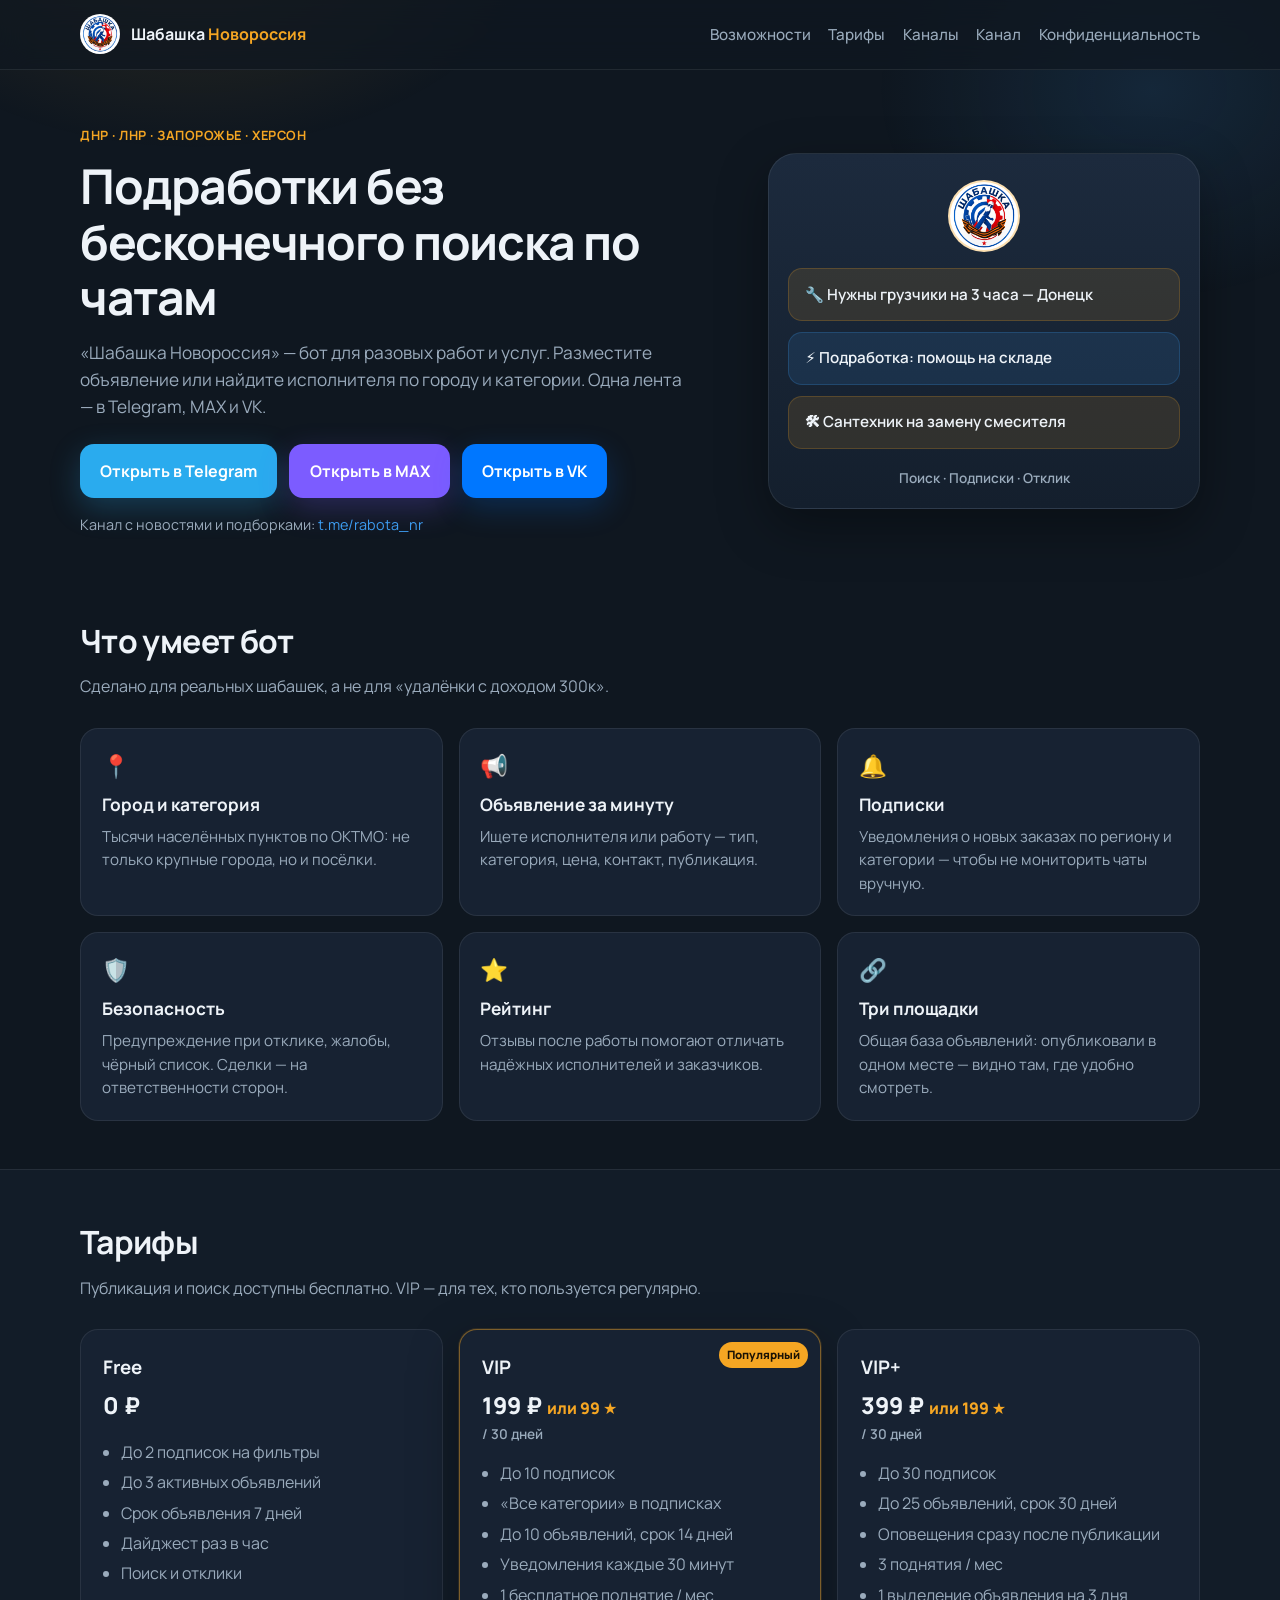
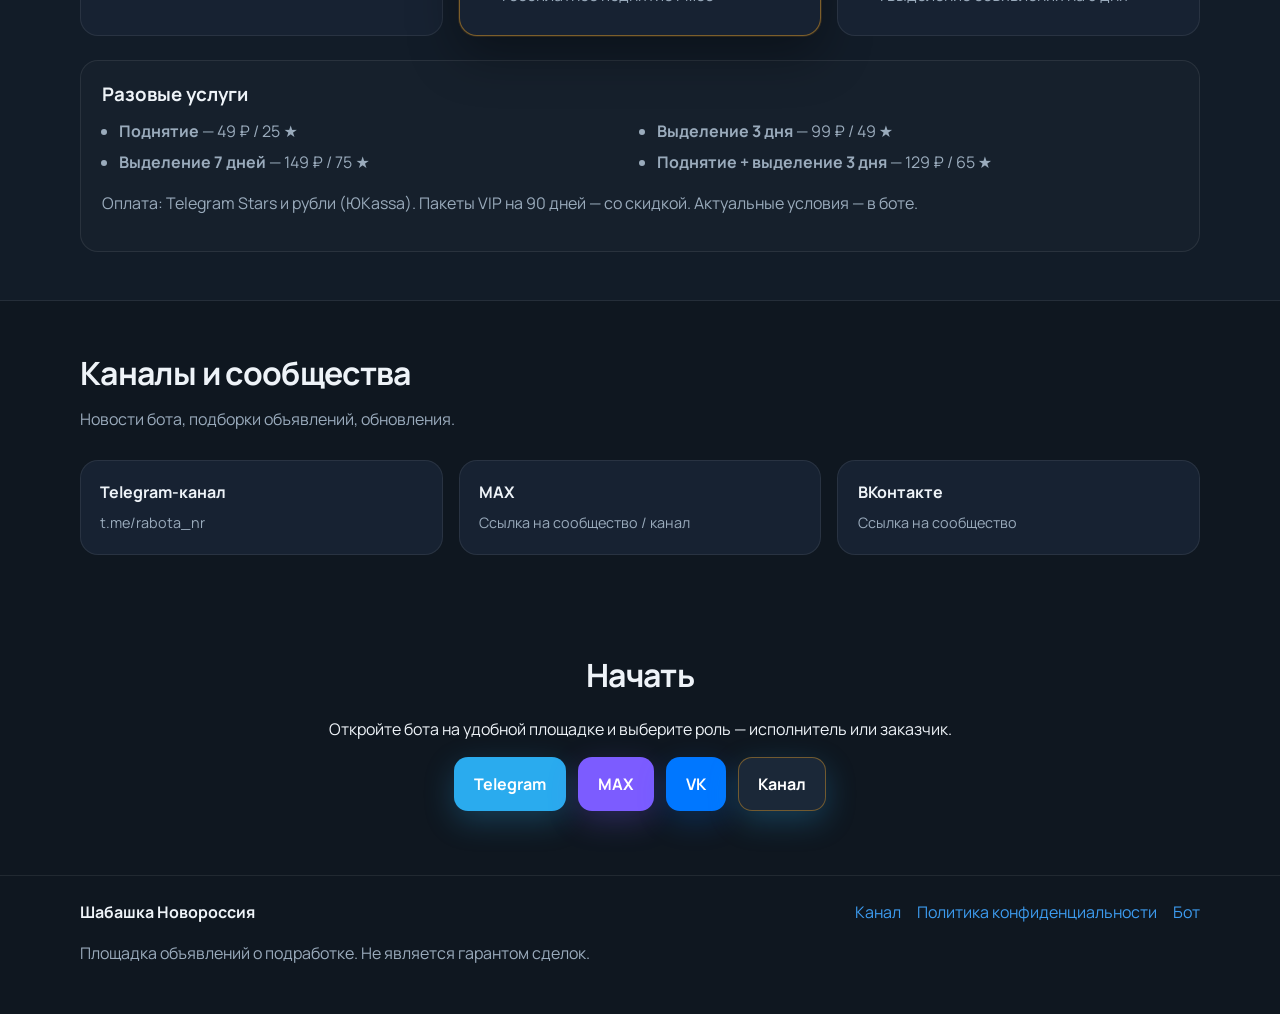
<file: index.html>
<!DOCTYPE html>
<html lang="ru">
<head>
  <meta charset="UTF-8" />
  <meta name="viewport" content="width=device-width, initial-scale=1" />
  <meta name="description" content="Шабашка Новороссия — подработки и шабашки в ДНР, ЛНР, Запорожье и Херсоне. Бот в Telegram, MAX и VK." />
  <title>Шабашка Новороссия — подработки рядом</title>
  <link rel="icon" type="image/png" href="LogoRabotaNR.png" />
  <link rel="apple-touch-icon" href="LogoRabotaNR.png" />
  <link rel="stylesheet" href="styles.css" />
  <link rel="preconnect" href="https://fonts.googleapis.com" />
  <link rel="preconnect" href="https://fonts.gstatic.com" crossorigin />
  <link href="https://fonts.googleapis.com/css2?family=Manrope:wght@400;500;600;700;800&display=swap" rel="stylesheet" />
</head>
<body>
  <div class="bg-glow" aria-hidden="true"></div>

  <header class="header">
    <div class="container header__inner">
      <a class="logo" href="index.html">
        <img class="logo__img" src="LogoRabotaNR.png" alt="Шабашка" width="40" height="40" />
        <span class="logo__text">Шабашка <em>Новороссия</em></span>
      </a>
      <nav class="nav">
        <a href="#features">Возможности</a>
        <a href="#tariffs">Тарифы</a>
        <a href="#channels">Каналы</a>
        <a href="https://t.me/rabota_nr" target="_blank" rel="noopener">Канал</a>
        <a href="privacy.html">Конфиденциальность</a>
      </nav>
    </div>
  </header>

  <main>
    <section class="hero container">
      <div class="hero__content">
        <p class="eyebrow">ДНР · ЛНР · Запорожье · Херсон</p>
        <h1>Подработки без бесконечного поиска по чатам</h1>
        <p class="hero__lead">
          «Шабашка Новороссия» — бот для разовых работ и услуг.
          Разместите объявление или найдите исполнителя по городу и категории.
          Одна лента — в Telegram, MAX и VK.
        </p>
        <div class="cta-row" id="bots">
          <a class="btn btn--tg" href="https://t.me/RabotaNR_bot" target="_blank" rel="noopener">Открыть в Telegram</a>
          <a class="btn btn--max" href="#" id="link-max" title="Ссылка появится после запуска">Открыть в MAX</a>
          <a class="btn btn--vk" href="#" id="link-vk" title="Ссылка появится после запуска">Открыть в VK</a>
        </div>
        <p class="hero__note">
          Канал с новостями и подборками:
          <a href="https://t.me/rabota_nr" target="_blank" rel="noopener">t.me/rabota_nr</a>
        </p>
      </div>
      <div class="hero__card">
        <div class="phone">
          <div class="phone__brand">
            <img src="LogoRabotaNR.png" alt="Логотип Шабашка" width="72" height="72" />
          </div>
          <div class="phone__msg">🔧 Нужны грузчики на 3 часа — Донецк</div>
          <div class="phone__msg phone__msg--alt">⚡ Подработка: помощь на складе</div>
          <div class="phone__msg">🛠 Сантехник на замену смесителя</div>
          <div class="phone__pill">Поиск · Подписки · Отклик</div>
        </div>
      </div>
    </section>

    <section class="section container" id="features">
      <h2>Что умеет бот</h2>
      <p class="section__lead">Сделано для реальных шабашек, а не для «удалёнки с доходом 300к».</p>
      <div class="grid features">
        <article class="card">
          <div class="card__icon">📍</div>
          <h3>Город и категория</h3>
          <p>Тысячи населённых пунктов по ОКТМО: не только крупные города, но и посёлки.</p>
        </article>
        <article class="card">
          <div class="card__icon">📢</div>
          <h3>Объявление за минуту</h3>
          <p>Ищете исполнителя или работу — тип, категория, цена, контакт, публикация.</p>
        </article>
        <article class="card">
          <div class="card__icon">🔔</div>
          <h3>Подписки</h3>
          <p>Уведомления о новых заказах по региону и категории — чтобы не мониторить чаты вручную.</p>
        </article>
        <article class="card">
          <div class="card__icon">🛡️</div>
          <h3>Безопасность</h3>
          <p>Предупреждение при отклике, жалобы, чёрный список. Сделки — на ответственности сторон.</p>
        </article>
        <article class="card">
          <div class="card__icon">⭐</div>
          <h3>Рейтинг</h3>
          <p>Отзывы после работы помогают отличать надёжных исполнителей и заказчиков.</p>
        </article>
        <article class="card">
          <div class="card__icon">🔗</div>
          <h3>Три площадки</h3>
          <p>Общая база объявлений: опубликовали в одном месте — видно там, где удобно смотреть.</p>
        </article>
      </div>
    </section>

    <section class="section section--alt" id="tariffs">
      <div class="container">
        <h2>Тарифы</h2>
        <p class="section__lead">Публикация и поиск доступны бесплатно. VIP — для тех, кто пользуется регулярно.</p>
        <div class="grid tariffs">
          <article class="tariff">
            <h3>Free</h3>
            <p class="tariff__price">0 ₽</p>
            <ul>
              <li>До 2 подписок на фильтры</li>
              <li>До 3 активных объявлений</li>
              <li>Срок объявления 7 дней</li>
              <li>Дайджест раз в час</li>
              <li>Поиск и отклики</li>
            </ul>
          </article>
          <article class="tariff tariff--accent">
            <span class="tariff__badge">Популярный</span>
            <h3>VIP</h3>
            <p class="tariff__price">199 ₽ <span>или 99 ★</span> <small>/ 30 дней</small></p>
            <ul>
              <li>До 10 подписок</li>
              <li>«Все категории» в подписках</li>
              <li>До 10 объявлений, срок 14 дней</li>
              <li>Уведомления каждые 30 минут</li>
              <li>1 бесплатное поднятие / мес</li>
            </ul>
          </article>
          <article class="tariff">
            <h3>VIP+</h3>
            <p class="tariff__price">399 ₽ <span>или 199 ★</span> <small>/ 30 дней</small></p>
            <ul>
              <li>До 30 подписок</li>
              <li>До 25 объявлений, срок 30 дней</li>
              <li>Оповещения сразу после публикации</li>
              <li>3 поднятия / мес</li>
              <li>1 выделение объявления на 3 дня</li>
            </ul>
          </article>
        </div>
        <div class="extras">
          <h3>Разовые услуги</h3>
          <ul class="extras__list">
            <li><strong>Поднятие</strong> — 49 ₽ / 25 ★</li>
            <li><strong>Выделение 3 дня</strong> — 99 ₽ / 49 ★</li>
            <li><strong>Выделение 7 дней</strong> — 149 ₽ / 75 ★</li>
            <li><strong>Поднятие + выделение 3 дня</strong> — 129 ₽ / 65 ★</li>
          </ul>
          <p class="muted">Оплата: Telegram Stars и рубли (ЮKassa). Пакеты VIP на 90 дней — со скидкой. Актуальные условия — в боте.</p>
        </div>
      </div>
    </section>

    <section class="section container" id="channels">
      <h2>Каналы и сообщества</h2>
      <p class="section__lead">Новости бота, подборки объявлений, обновления.</p>
      <div class="grid channels">
        <a class="channel" href="https://t.me/rabota_nr" target="_blank" rel="noopener" id="ch-tg">
          <span class="channel__name">Telegram-канал</span>
          <span class="channel__hint">t.me/rabota_nr</span>
        </a>
        <a class="channel" href="#" id="ch-max">
          <span class="channel__name">MAX</span>
          <span class="channel__hint">Ссылка на сообщество / канал</span>
        </a>
        <a class="channel" href="#" id="ch-vk">
          <span class="channel__name">ВКонтакте</span>
          <span class="channel__hint">Ссылка на сообщество</span>
        </a>
      </div>
    </section>

    <section class="section cta-final container">
      <h2>Начать</h2>
      <p>Откройте бота на удобной площадке и выберите роль — исполнитель или заказчик.</p>
      <div class="cta-row">
        <a class="btn btn--tg" href="https://t.me/RabotaNR_bot" target="_blank" rel="noopener">Telegram</a>
        <a class="btn btn--max" href="#">MAX</a>
        <a class="btn btn--vk" href="#">VK</a>
        <a class="btn btn--tg" href="https://t.me/rabota_nr" target="_blank" rel="noopener" style="background:#1b2838;border:1px solid rgba(245,166,35,.4)">Канал</a>
      </div>
    </section>
  </main>

  <footer class="footer">
    <div class="container footer__inner">
      <div>
        <strong>Шабашка Новороссия</strong>
        <p class="muted">Площадка объявлений о подработке. Не является гарантом сделок.</p>
      </div>
      <div class="footer__links">
        <a href="https://t.me/rabota_nr" target="_blank" rel="noopener">Канал</a>
        <a href="privacy.html">Политика конфиденциальности</a>
        <a href="https://t.me/RabotaNR_bot" target="_blank" rel="noopener">Бот</a>
      </div>
    </div>
  </footer>
</body>
</html>
</file>
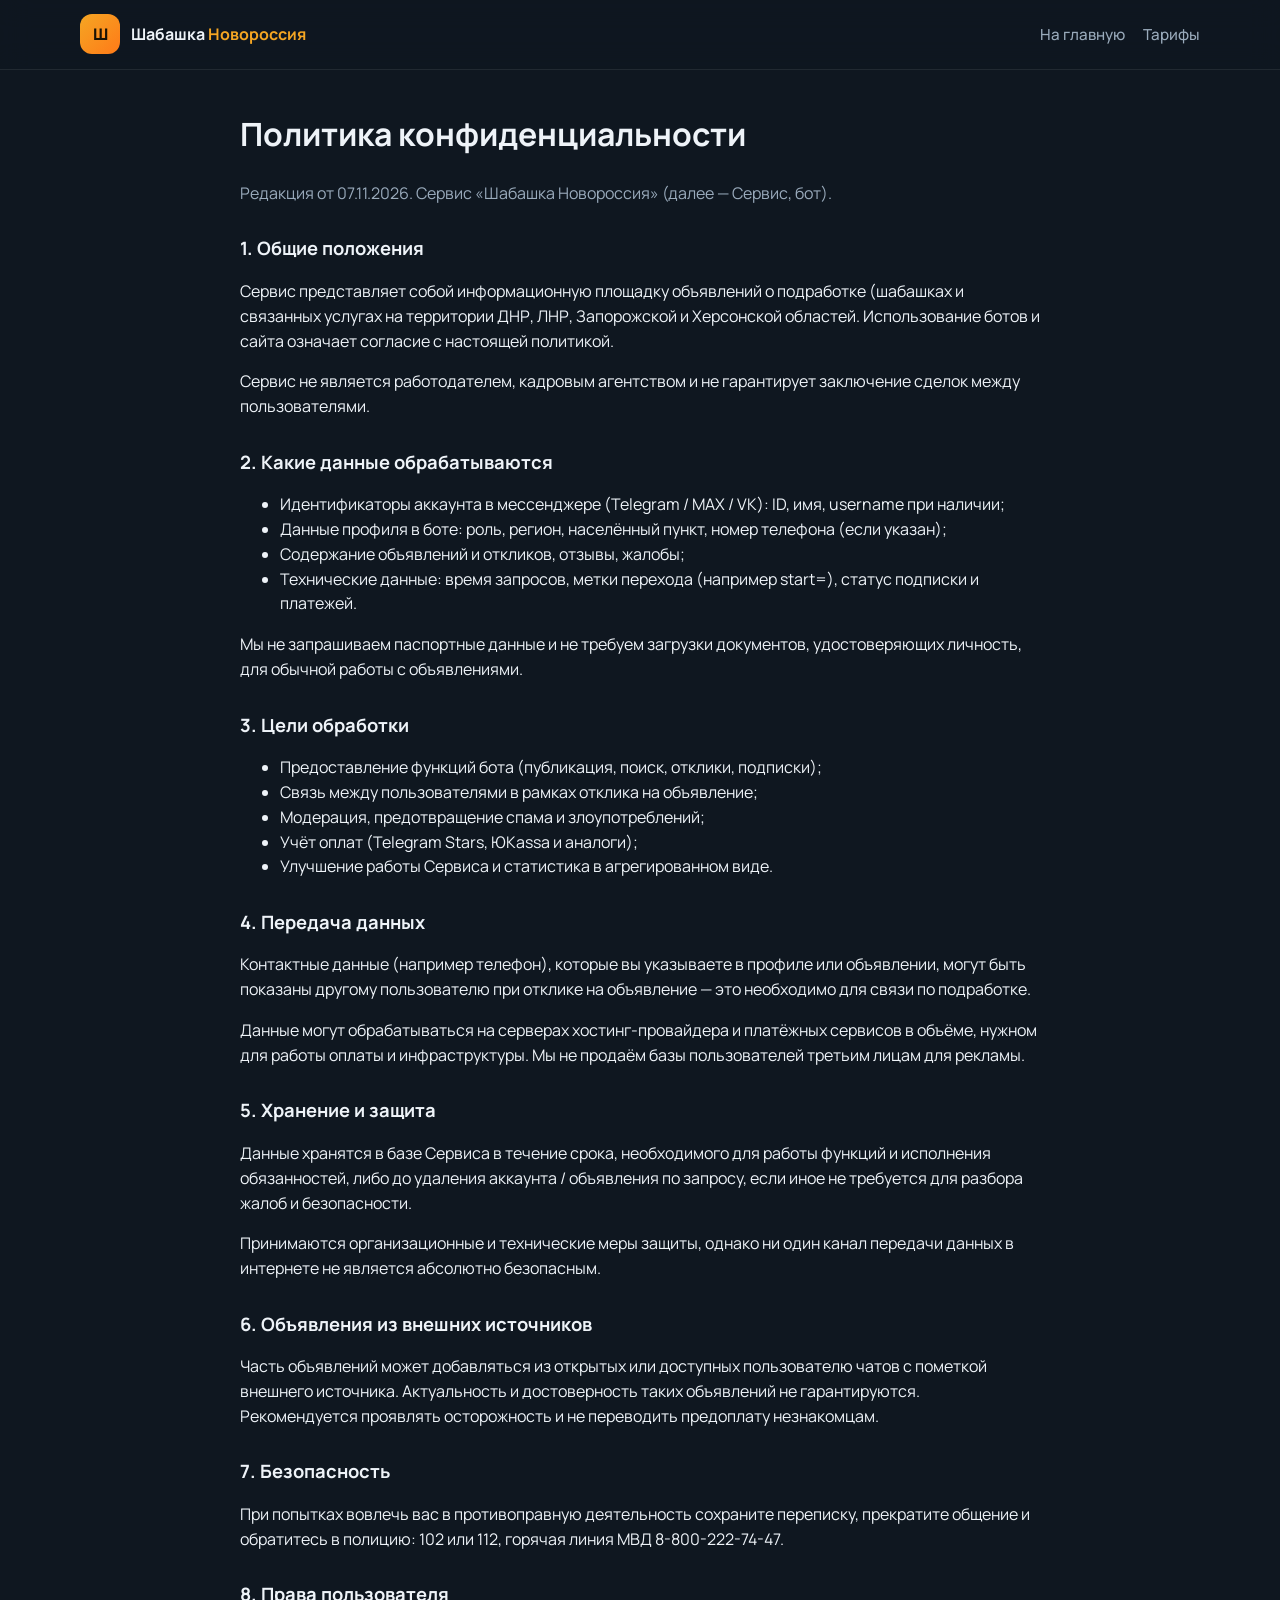
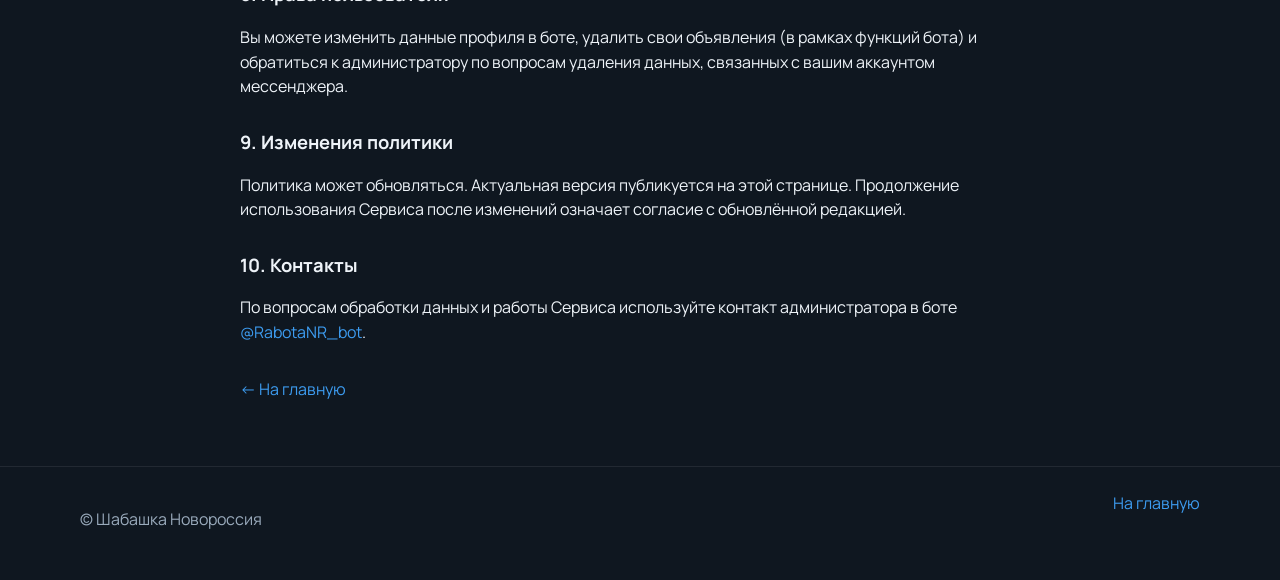
<file: privacy.html>
<!DOCTYPE html>
<html lang="ru">
<head>
  <meta charset="UTF-8" />
  <meta name="viewport" content="width=device-width, initial-scale=1" />
  <title>Политика конфиденциальности — Шабашка Новороссия</title>
  <link rel="stylesheet" href="styles.css" />
  <link href="https://fonts.googleapis.com/css2?family=Manrope:wght@400;500;600;700&display=swap" rel="stylesheet" />
</head>
<body>
  <header class="header">
    <div class="container header__inner">
      <a class="logo" href="index.html">
        <span class="logo__mark">Ш</span>
        <span class="logo__text">Шабашка <em>Новороссия</em></span>
      </a>
      <nav class="nav">
        <a href="index.html">На главную</a>
        <a href="index.html#tariffs">Тарифы</a>
      </nav>
    </div>
  </header>

  <main class="container legal">
    <h1>Политика конфиденциальности</h1>
    <p class="muted">Редакция от 07.11.2026. Сервис «Шабашка Новороссия» (далее — Сервис, бот).</p>

    <h2>1. Общие положения</h2>
    <p>Сервис представляет собой информационную площадку объявлений о подработке (шабашках и связанных услугах на территории ДНР, ЛНР, Запорожской и Херсонской областей. Использование ботов и сайта означает согласие с настоящей политикой.</p>
    <p>Сервис не является работодателем, кадровым агентством и не гарантирует заключение сделок между пользователями.</p>

    <h2>2. Какие данные обрабатываются</h2>
    <ul>
      <li>Идентификаторы аккаунта в мессенджере (Telegram / MAX / VK): ID, имя, username при наличии;</li>
      <li>Данные профиля в боте: роль, регион, населённый пункт, номер телефона (если указан);</li>
      <li>Содержание объявлений и откликов, отзывы, жалобы;</li>
      <li>Технические данные: время запросов, метки перехода (например start=), статус подписки и платежей.</li>
    </ul>
    <p>Мы не запрашиваем паспортные данные и не требуем загрузки документов, удостоверяющих личность, для обычной работы с объявлениями.</p>

    <h2>3. Цели обработки</h2>
    <ul>
      <li>Предоставление функций бота (публикация, поиск, отклики, подписки);</li>
      <li>Связь между пользователями в рамках отклика на объявление;</li>
      <li>Модерация, предотвращение спама и злоупотреблений;</li>
      <li>Учёт оплат (Telegram Stars, ЮKassa и аналоги);</li>
      <li>Улучшение работы Сервиса и статистика в агрегированном виде.</li>
    </ul>

    <h2>4. Передача данных</h2>
    <p>Контактные данные (например телефон), которые вы указываете в профиле или объявлении, могут быть показаны другому пользователю при отклике на объявление — это необходимо для связи по подработке.</p>
    <p>Данные могут обрабатываться на серверах хостинг-провайдера и платёжных сервисов в объёме, нужном для работы оплаты и инфраструктуры. Мы не продаём базы пользователей третьим лицам для рекламы.</p>

    <h2>5. Хранение и защита</h2>
    <p>Данные хранятся в базе Сервиса в течение срока, необходимого для работы функций и исполнения обязанностей, либо до удаления аккаунта / объявления по запросу, если иное не требуется для разбора жалоб и безопасности.</p>
    <p>Принимаются организационные и технические меры защиты, однако ни один канал передачи данных в интернете не является абсолютно безопасным.</p>

    <h2>6. Объявления из внешних источников</h2>
    <p>Часть объявлений может добавляться из открытых или доступных пользователю чатов с пометкой внешнего источника. Актуальность и достоверность таких объявлений не гарантируются. Рекомендуется проявлять осторожность и не переводить предоплату незнакомцам.</p>

    <h2>7. Безопасность</h2>
    <p>При попытках вовлечь вас в противоправную деятельность сохраните переписку, прекратите общение и обратитесь в полицию: 102 или 112, горячая линия МВД 8-800-222-74-47.</p>

    <h2>8. Права пользователя</h2>
    <p>Вы можете изменить данные профиля в боте, удалить свои объявления (в рамках функций бота) и обратиться к администратору по вопросам удаления данных, связанных с вашим аккаунтом мессенджера.</p>

    <h2>9. Изменения политики</h2>
    <p>Политика может обновляться. Актуальная версия публикуется на этой странице. Продолжение использования Сервиса после изменений означает согласие с обновлённой редакцией.</p>

    <h2>10. Контакты</h2>
    <p>По вопросам обработки данных и работы Сервиса используйте контакт администратора в боте <a href="https://t.me/RabotaNR_bot">@RabotaNR_bot</a>.</p>

    <p class="back"><a href="index.html">← На главную</a></p>
  </main>

  <footer class="footer">
    <div class="container footer__inner">
      <p class="muted">© Шабашка Новороссия</p>
      <a href="index.html">На главную</a>
    </div>
  </footer>
</body>
</html>
</file>
<file: styles.css>
:root {
  --bg: #0f1720;
  --bg-card: #172232;
  --bg-alt: #121c28;
  --text: #eef3f8;
  --muted: #9aabbc;
  --accent: #f5a623;
  --accent-2: #3d9cf0;
  --tg: #2aabee;
  --vk: #0077ff;
  --max: #7c5cff;
  --line: rgba(255, 255, 255, 0.08);
  --radius: 18px;
  --shadow: 0 18px 50px rgba(0, 0, 0, 0.35);
  --font: "Manrope", system-ui, -apple-system, sans-serif;
}

* { box-sizing: border-box; }
html { scroll-behavior: smooth; }
body {
  margin: 0;
  font-family: var(--font);
  background: var(--bg);
  color: var(--text);
  line-height: 1.55;
  min-height: 100vh;
}

a { color: var(--accent-2); text-decoration: none; }
a:hover { text-decoration: underline; }

.container {
  width: min(1120px, calc(100% - 2rem));
  margin: 0 auto;
}

.bg-glow {
  pointer-events: none;
  position: fixed;
  inset: 0;
  background:
    radial-gradient(ellipse 600px 400px at 15% -10%, rgba(245, 166, 35, 0.14), transparent 60%),
    radial-gradient(ellipse 500px 380px at 90% 10%, rgba(61, 156, 240, 0.12), transparent 55%);
  z-index: -1;
}

.header {
  position: sticky;
  top: 0;
  z-index: 20;
  backdrop-filter: blur(14px);
  background: rgba(15, 23, 32, 0.75);
  border-bottom: 1px solid var(--line);
}
.header__inner {
  display: flex;
  align-items: center;
  justify-content: space-between;
  padding: 0.9rem 0;
  gap: 1rem;
}
.logo {
  display: flex;
  align-items: center;
  gap: 0.7rem;
  color: var(--text);
  text-decoration: none;
  font-weight: 700;
}
.logo__img {
  width: 40px;
  height: 40px;
  border-radius: 50%;
  object-fit: cover;
  background: #fff;
  border: 1px solid var(--line);
}
.logo__mark {
  width: 40px;
  height: 40px;
  border-radius: 12px;
  display: grid;
  place-items: center;
  background: linear-gradient(135deg, var(--accent), #ff7a18);
  color: #1a1205;
  font-weight: 800;
}
.logo__text em {
  font-style: normal;
  color: var(--accent);
}
.nav {
  display: flex;
  flex-wrap: wrap;
  gap: 0.9rem 1.1rem;
  justify-content: flex-end;
}
.nav a {
  color: var(--muted);
  text-decoration: none;
  font-size: 0.95rem;
  font-weight: 500;
}
.nav a:hover { color: var(--text); }

.hero {
  display: grid;
  grid-template-columns: 1.2fr 0.8fr;
  gap: 2.5rem;
  align-items: center;
  padding: 3.5rem 0 2rem;
}
.eyebrow {
  color: var(--accent);
  font-weight: 700;
  letter-spacing: 0.04em;
  text-transform: uppercase;
  font-size: 0.8rem;
  margin: 0 0 0.8rem;
}
.hero h1 {
  font-size: clamp(1.9rem, 4vw, 3rem);
  line-height: 1.15;
  margin: 0 0 1rem;
  letter-spacing: -0.03em;
}
.hero__lead {
  color: var(--muted);
  font-size: 1.08rem;
  margin: 0 0 1.5rem;
  max-width: 38rem;
}
.hero__note {
  margin: 1rem 0 0;
  color: var(--muted);
  font-size: 0.9rem;
}

.cta-row {
  display: flex;
  flex-wrap: wrap;
  gap: 0.75rem;
}
.btn {
  display: inline-flex;
  align-items: center;
  justify-content: center;
  padding: 0.85rem 1.2rem;
  border-radius: 14px;
  font-weight: 700;
  border: 1px solid transparent;
  text-decoration: none !important;
  transition: transform 0.15s ease, box-shadow 0.15s ease, opacity 0.15s ease;
  color: #fff;
}
.btn:hover { transform: translateY(-1px); opacity: 0.96; }
.btn--tg { background: var(--tg); box-shadow: 0 10px 30px rgba(42, 171, 238, 0.25); }
.btn--vk { background: var(--vk); box-shadow: 0 10px 30px rgba(0, 119, 255, 0.22); }
.btn--max { background: var(--max); box-shadow: 0 10px 30px rgba(124, 92, 255, 0.25); }

.phone {
  background: linear-gradient(180deg, #1c2a3d, #141f2d);
  border: 1px solid var(--line);
  border-radius: 28px;
  padding: 1.2rem;
  box-shadow: var(--shadow);
  min-height: 320px;
}
.phone__brand {
  display: flex;
  justify-content: center;
  margin: 0.4rem 0 1rem;
}
.phone__brand img {
  width: 72px;
  height: 72px;
  border-radius: 50%;
  object-fit: cover;
  background: #fff;
  border: 2px solid rgba(245,166,35,.35);
}
.phone__bar {
  height: 6px;
  width: 42%;
  margin: 0.2rem auto 1.2rem;
  border-radius: 99px;
  background: rgba(255,255,255,0.12);
}
.phone__msg {
  background: rgba(245, 166, 35, 0.12);
  border: 1px solid rgba(245, 166, 35, 0.2);
  padding: 0.85rem 1rem;
  border-radius: 14px;
  margin-bottom: 0.7rem;
  font-weight: 600;
  font-size: 0.95rem;
}
.phone__msg--alt {
  background: rgba(61, 156, 240, 0.12);
  border-color: rgba(61, 156, 240, 0.22);
}
.phone__pill {
  margin-top: 1.2rem;
  text-align: center;
  color: var(--muted);
  font-size: 0.85rem;
  font-weight: 600;
}

.section { padding: 3rem 0; }
.section--alt { background: var(--bg-alt); border-top: 1px solid var(--line); border-bottom: 1px solid var(--line); }
.section h2 {
  margin: 0 0 0.5rem;
  font-size: clamp(1.5rem, 3vw, 2rem);
  letter-spacing: -0.02em;
}
.section__lead {
  margin: 0 0 1.8rem;
  color: var(--muted);
  max-width: 40rem;
}

.grid {
  display: grid;
  gap: 1rem;
}
.features { grid-template-columns: repeat(3, 1fr); }
.card {
  background: var(--bg-card);
  border: 1px solid var(--line);
  border-radius: var(--radius);
  padding: 1.25rem 1.3rem;
}
.card__icon { font-size: 1.4rem; margin-bottom: 0.5rem; }
.card h3 { margin: 0 0 0.4rem; font-size: 1.08rem; }
.card p { margin: 0; color: var(--muted); font-size: 0.95rem; }

.tariffs { grid-template-columns: repeat(3, 1fr); align-items: stretch; }
.tariff {
  position: relative;
  background: var(--bg-card);
  border: 1px solid var(--line);
  border-radius: var(--radius);
  padding: 1.4rem;
}
.tariff--accent {
  border-color: rgba(245, 166, 35, 0.45);
  box-shadow: 0 0 0 1px rgba(245, 166, 35, 0.12), var(--shadow);
}
.tariff__badge {
  position: absolute;
  top: 12px;
  right: 12px;
  background: var(--accent);
  color: #1a1205;
  font-size: 0.72rem;
  font-weight: 800;
  padding: 0.25rem 0.5rem;
  border-radius: 999px;
}
.tariff h3 { margin: 0 0 0.4rem; }
.tariff__price {
  font-size: 1.45rem;
  font-weight: 800;
  margin: 0 0 1rem;
}
.tariff__price span { font-size: 1rem; color: var(--accent); }
.tariff__price small { display: block; font-size: 0.85rem; color: var(--muted); font-weight: 600; }
.tariff ul {
  margin: 0;
  padding-left: 1.1rem;
  color: var(--muted);
}
.tariff li { margin: 0.35rem 0; }

.extras {
  margin-top: 1.5rem;
  padding: 1.2rem 1.3rem;
  border-radius: var(--radius);
  border: 1px solid var(--line);
  background: rgba(255,255,255,0.02);
}
.extras h3 { margin: 0 0 0.6rem; }
.extras__list {
  display: grid;
  grid-template-columns: repeat(2, 1fr);
  gap: 0.4rem 1rem;
  margin: 0 0 0.8rem;
  padding-left: 1.1rem;
  color: var(--muted);
}
.muted { color: var(--muted); }

.channels { grid-template-columns: repeat(3, 1fr); }
.channel {
  display: block;
  padding: 1.2rem;
  border-radius: var(--radius);
  background: var(--bg-card);
  border: 1px solid var(--line);
  text-decoration: none !important;
  color: var(--text);
  transition: border-color 0.15s ease;
}
.channel:hover { border-color: rgba(245, 166, 35, 0.4); }
.channel__name { display: block; font-weight: 700; margin-bottom: 0.3rem; }
.channel__hint { color: var(--muted); font-size: 0.9rem; }

.cta-final {
  text-align: center;
  padding-bottom: 4rem;
}
.cta-final .cta-row { justify-content: center; }

.footer {
  border-top: 1px solid var(--line);
  padding: 1.5rem 0 2rem;
}
.footer__inner {
  display: flex;
  justify-content: space-between;
  gap: 1rem;
  flex-wrap: wrap;
  align-items: flex-start;
}
.footer__links {
  display: flex;
  gap: 1rem;
  flex-wrap: wrap;
}

.legal {
  padding: 2.5rem 0 3rem;
  max-width: 800px;
}
.legal h1 { margin-top: 0; }
.legal h2 { margin-top: 1.8rem; font-size: 1.15rem; }
.legal .back { margin-top: 2rem; }

@media (max-width: 900px) {
  .hero { grid-template-columns: 1fr; padding-top: 2rem; }
  .hero__card { order: -1; max-width: 360px; }
  .features, .tariffs, .channels { grid-template-columns: 1fr; }
  .extras__list { grid-template-columns: 1fr; }
  .nav { display: none; }
}
</file>
